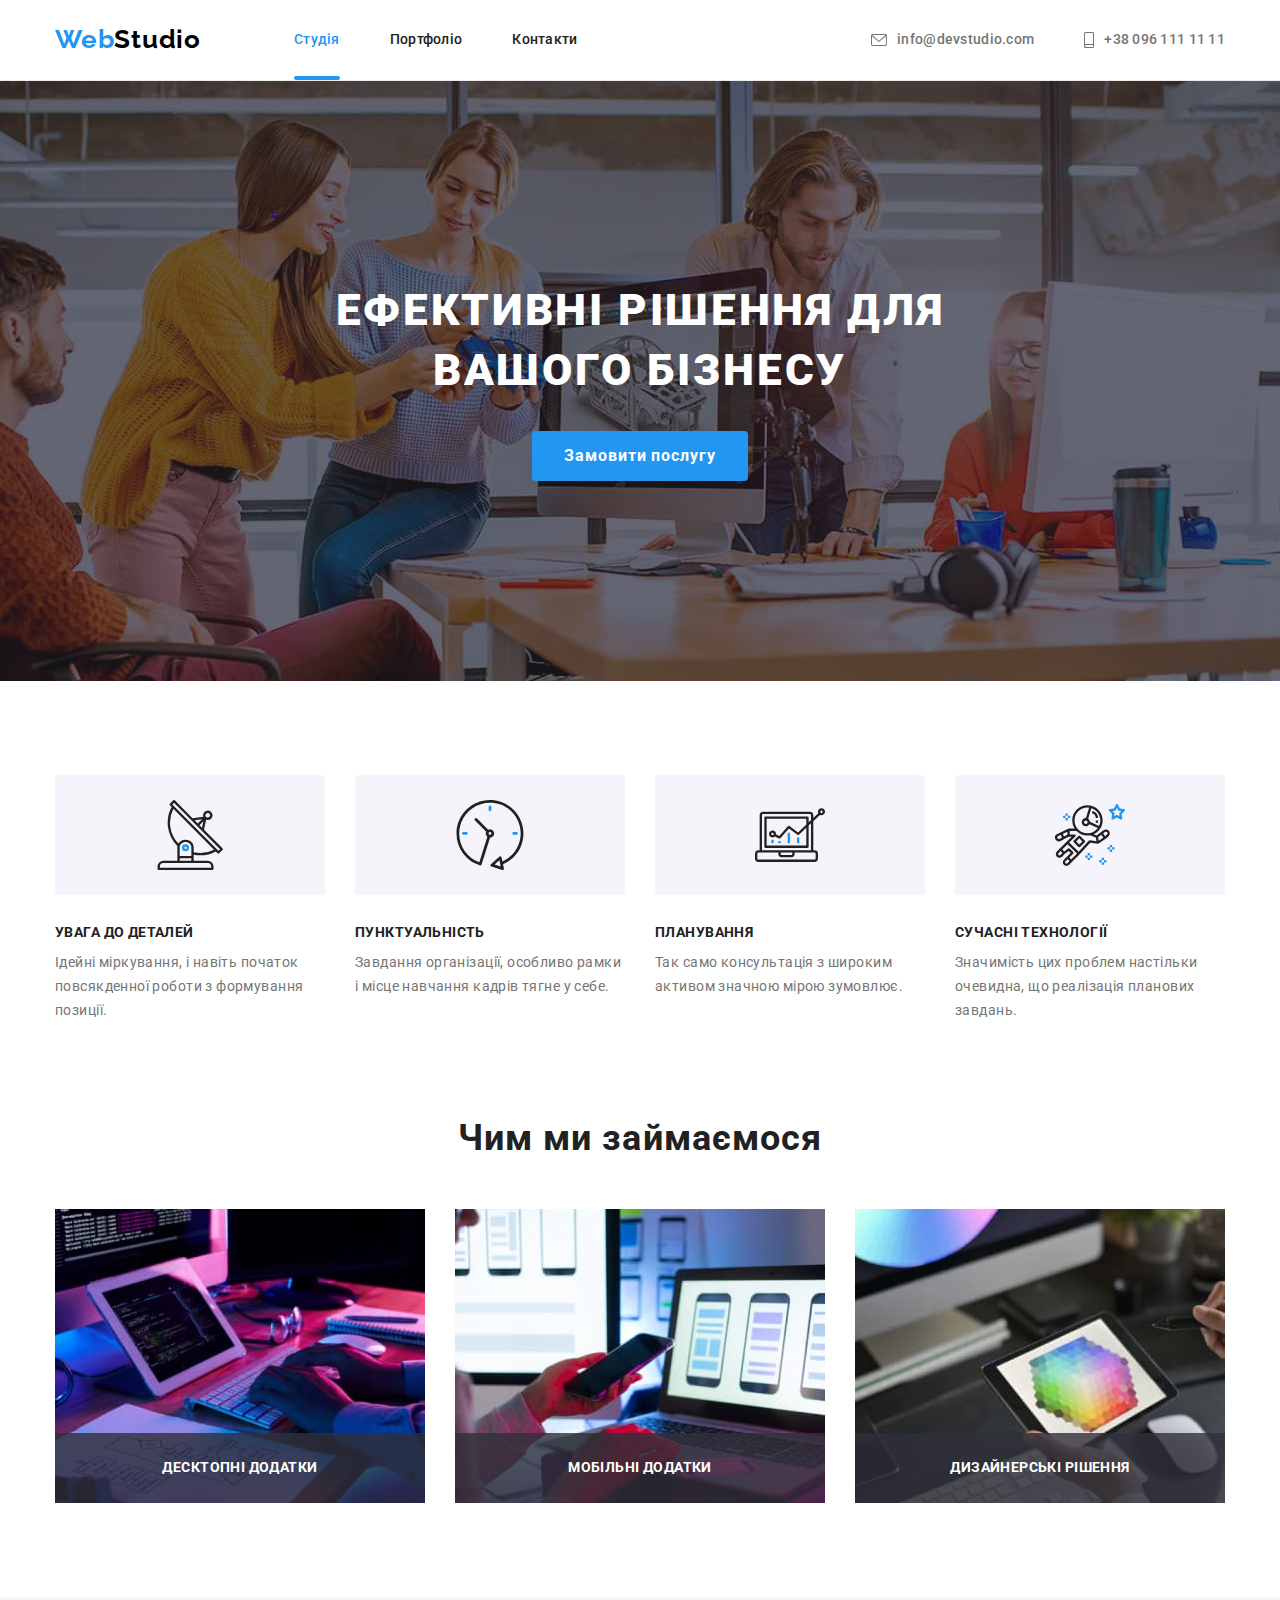
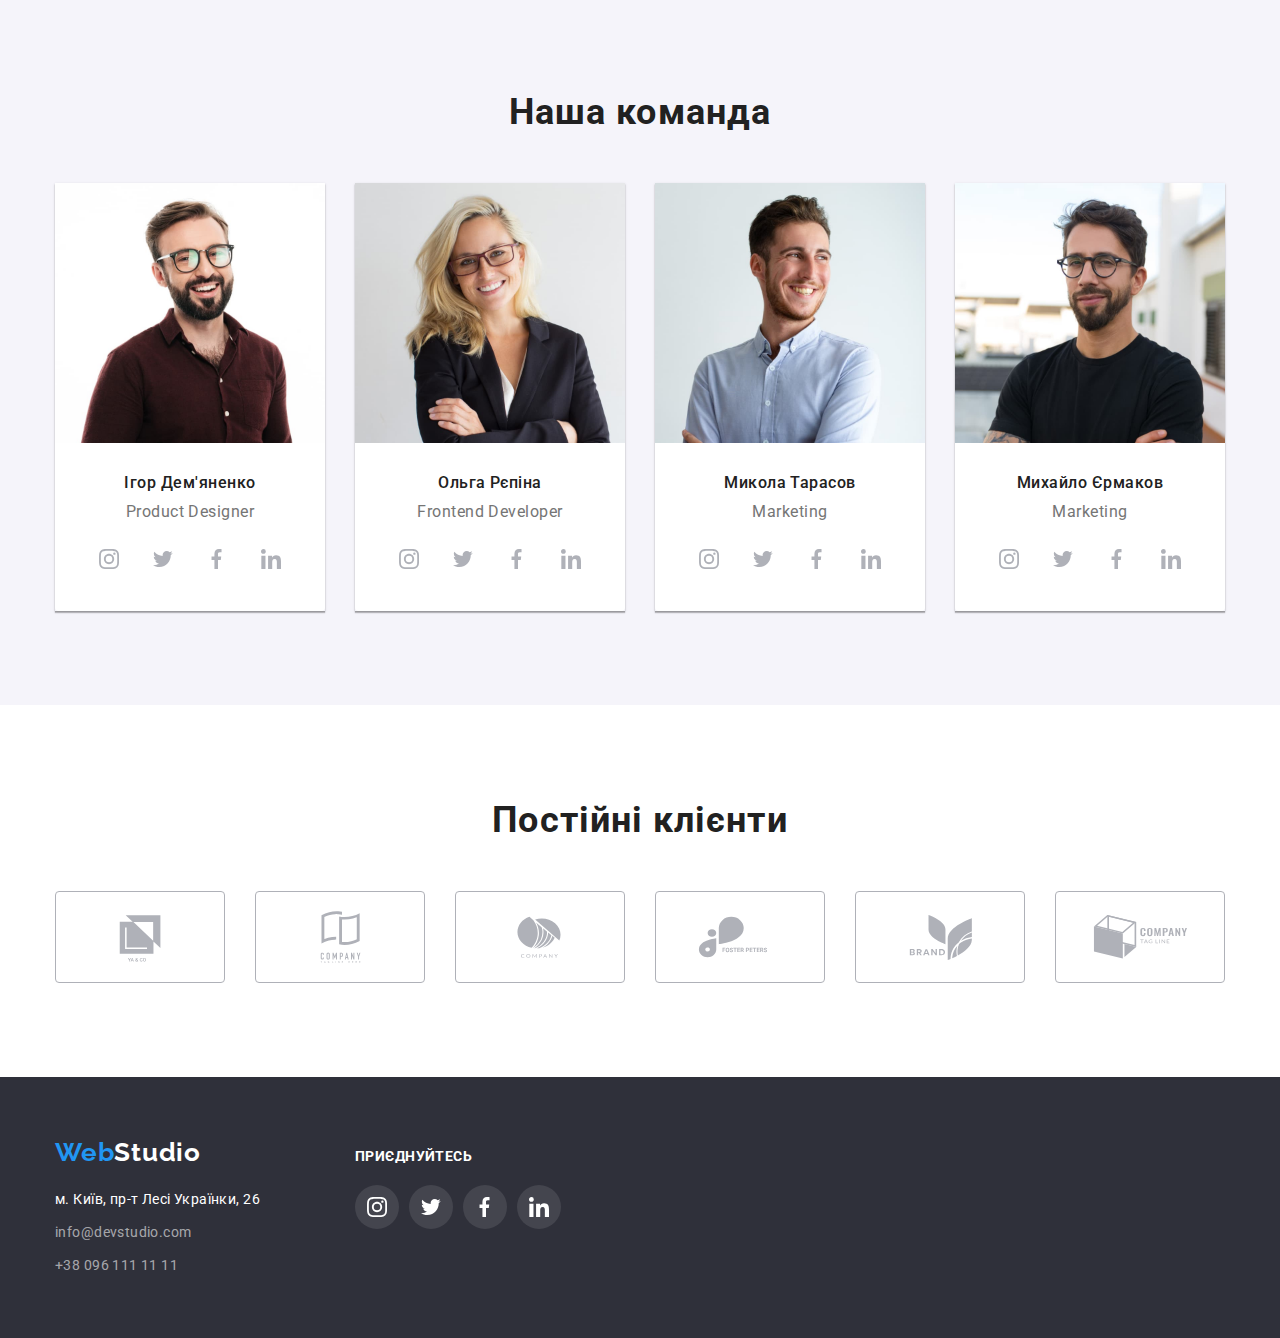
<file: index.html>
<!DOCTYPE html>
<html lang="uk">
<head>
    <meta charset="UTF-8">
    <meta http-equiv="X-UA-Compatible" content="IE=edge">
    <meta name="viewport" content="width=device-width, initial-scale=1.0">
    <link rel="preconnect" href="https://fonts.googleapis.com">
    <link rel="preconnect" href="https://fonts.gstatic.com" crossorigin>
    <link href="https://fonts.googleapis.com/css2?family=Raleway:wght@700&family=Roboto:wght@400;500;700;900&display=swap" rel="stylesheet">
    <link rel="stylesheet" href="https://cdnjs.cloudflare.com/ajax/libs/modern-normalize/1.1.0/modern-normalize.min.css" integrity="sha512-wpPYUAdjBVSE4KJnH1VR1HeZfpl1ub8YT/NKx4PuQ5NmX2tKuGu6U/JRp5y+Y8XG2tV+wKQpNHVUX03MfMFn9Q==" crossorigin="anonymous" referrerpolicy="no-referrer">
    <link rel="stylesheet" href="./css/styles.css">
    <title>WebStudio</title>
</head>
<body>
    <!--Шапка сайта-->
    <header class="header">
        <div class="container">
            <div class="header-container">
                <nav class="header-nav">
                    <a lang="en" href="/" class="logo">Web<span class="logo-header">Studio</span></a>
                    <ul class="site-nav list">
                        <li class="item"><a href="./index.html" class="link current">Студія</a></li>
                        <li class="item"><a href="./portfolio.html" class="link">Портфоліо</a></li>
                        <li class="item"><a href="#" class="link">Контакти</a></li>
                    </ul>
                </nav>
                <ul class="contacts list">
                    <li><a href="mailto:info@devstudio.com" class="mail link">
                        <svg class="icon" width="16px" height="12px">
                            <use href="./images/icons.svg#icon-envelope"></use>
                        </svg>
                        info@devstudio.com</a>
                    </li>
                    <li><a href="tel:+380961111111" class="tel link">
                        <svg class="icon" width="10px" height="16px">
                            <use href="./images/icons.svg#icon-smartphone"></use>
                        </svg>
                        +38 096 111 11 11</a>
                    </li>
                </ul>
            </div>
        </div>
    </header>
    <main>
        <!--Слоган-->
        <section class="slogan">
            <h1 class="slogan-title">Ефективні рішення для вашого бізнесу</h1>
            <button type="button" class="button btn-order" data-modal-open>Замовити послугу</button>
        </section>
        
        <!--Переваги-->
        <section class="section advantages">
            <div class="container">                 
                <h2 class="section-title visually-hidden">Наші переваги</h2>
                <ul class="advantages-list list">
                    <li class="item">
                        <div class="advantages-box">
                            <svg class="icon" width="70" height="70">
                                <use href="./images/icons.svg#icon-antenna"></use>
                            </svg>
                        </div>
                        <h3 class="title">Увага до деталей</h3>
                        <p class="text">Ідейні міркування, і навіть початок повсякденної роботи з формування позиції.</p>
                    </li>
                    <li class="item">
                        <div class="advantages-box">
                            <svg class="icon" width="70" height="70">
                                <use href="./images/icons.svg#icon-clock"></use>
                            </svg>
                        </div>
                        <h3 class="title">Пунктуальність</h3>
                        <p class="text">Завдання організації, особливо рамки і місце навчання кадрів тягне у себе.</p>
                    </li>
                    <li class="item">
                        <div class="advantages-box">
                            <svg class="icon" width="70" height="70">
                                <use href="./images/icons.svg#icon-diagram"></use>
                            </svg>
                        </div>
                        <h3 class="title">Планування</h3>
                        <p class="text">Так само консультація з широким активом значною мірою зумовлює.</p>
                    </li>
                    <li class="item">
                        <div class="advantages-box">
                            <svg class="icon" width="70" height="70">
                                <use href="./images/icons.svg#icon-astronaut"></use>
                            </svg>
                        </div>
                        <h3 class="title">Сучасні технології</h3>
                        <p class="text">Значимість цих проблем настільки очевидна, що реалізація планових завдань.</p>             
                    </li>
                </ul>
            </div>
        </section>

        <!--Чим ми займаємося-->
        <section class="section work">
            <div class="container">
                <h2 class="section-title">Чим ми займаємося</h2>
                <ul class="work-list list">
                    <li class="item item-desktop">
                        <img class="img" width="370" src="./images/printing-code-on-tablet-using-keyboard.jpg" alt="Розробник пише код на комп'ютері згідно з блок-схемою.">
                        <p class="text">Десктопні додатки</p>                      
                    </li>
                    <li class="item item-mobile">
                        <img class="img" width="370" src="./images/selection-layout-on-laptop-screen.jpg" alt="Дівчина на ноутбуці підбирає дизайн відображення контенту на смартфоні.">
                        <p class="text">Мобільні додатки</p>
                    </li>
                    <li class="item item-design">
                        <img class="img" width="370" src="./images/hexagonal-palette-ontablet-screen.jpg" alt="Дизайнер підбирає кольорову гамму на планшеті.">
                        <p class="text">Дизайнерські рішення</p>
                    </li>
                </ul>
            </div>
        </section>

        <!--Наша команда-->
        <section class="section team">
            <div class="container">
                <h2 class="section-title">Наша команда</h2>
                <ul class="team-list list">
                    <li class="item">
                        <img class="img" width="270" src="./images/ihor-demianenko.jpg" alt="Дизайнер проекту.">
                        <div class="card">
                            <h3 class="title">Ігор Дем'яненко</h3>
                            <p class="text" lang="en">Product Designer</p>
                            <div class="team-socials socials">                    
                                <ul class="socials-list list">
                                    <li class="socials-item">
                                        <a class="link" href="https://instagram.com" target="_blank" rel="noopener noreferrer nofollow">
                                            <svg class="icon" width="20px" height="20px">
                                                <use href="./images/icons.svg#icon-instagram"></use>
                                            </svg>
                                        </a>
                                    </li>
                                    <li class="socials-item">
                                        <a class="link" href="https://twitter.com/" target="_blank" rel="noopener noreferrer nofollow">
                                            <svg class="icon" width="20px" height="20px">
                                                <use href="./images/icons.svg#icon-twitter"></use>
                                            </svg>
                                        </a>
                                    </li>
                                    <li class="socials-item">
                                        <a class="link" href="https://facebook.com" target="_blank" rel="noopener noreferrer nofollow">
                                            <svg class="icon" width="20px" height="20px">
                                                <use href="./images/icons.svg#icon-facebook"></use>
                                            </svg>
                                        </a>
                                    </li>
                                    <li class="socials-item">
                                        <a class="link" href="https://linkedin.com" target="_blank" rel="noopener noreferrer nofollow">
                                            <svg class="icon" width="20px" height="20px">
                                                <use href="./images/icons.svg#icon-linkedin"></use>
                                            </svg>
                                        </a>
                                    </li>
                                </ul>
                            </div>
                        </div>
                    </li>
                    <li class="item">
                        <img class="img" width="270" src="./images/olha-riepina.jpg" alt="Фронтенд розробник.">
                        <div class="card">
                            <h3 class="title">Ольга Рєпіна</h3>
                            <p class="text" lang="en">Frontend Developer</p>
                            <div class="team-socials socials">                    
                                <ul class="socials-list list">
                                    <li class="socials-item">
                                        <a class="link" href="https://instagram.com" target="_blank" rel="noopener noreferrer nofollow">
                                            <svg class="icon" width="20px" height="20px">
                                                <use href="./images/icons.svg#icon-instagram"></use>
                                            </svg>
                                        </a>
                                    </li>
                                    <li class="socials-item">
                                        <a class="link" href="https://twitter.com/" target="_blank" rel="noopener noreferrer nofollow">
                                            <svg class="icon" width="20px" height="20px">
                                                <use href="./images/icons.svg#icon-twitter"></use>
                                            </svg>
                                        </a>
                                    </li>
                                    <li class="socials-item">
                                        <a class="link" href="https://facebook.com" target="_blank" rel="noopener noreferrer nofollow">
                                            <svg class="icon" width="20px" height="20px">
                                                <use href="./images/icons.svg#icon-facebook"></use>
                                            </svg>
                                        </a>
                                    </li>
                                    <li class="socials-item">
                                        <a class="link" href="https://linkedin.com" target="_blank" rel="noopener noreferrer nofollow">
                                            <svg class="icon" width="20px" height="20px">
                                                <use href="./images/icons.svg#icon-linkedin"></use>
                                            </svg>
                                        </a>
                                    </li>
                                </ul>
                            </div>
                        </div>        
                    </li>
                    <li class="item">
                        <img class="img" width="270" src="./images/mykola-tarasov.jpg" alt="Маркетолог.">
                        <div class="card">
                            <h3 class="title">Микола Тарасов</h3>
                            <p class="text" lang="en">Marketing</p>
                            <div class="team-socials socials">                    
                                <ul class="socials-list list">
                                    <li class="socials-item">
                                        <a class="link" href="https://instagram.com" target="_blank" rel="noopener noreferrer nofollow">
                                            <svg class="icon" width="20px" height="20px">
                                                <use href="./images/icons.svg#icon-instagram"></use>
                                            </svg>
                                        </a>
                                    </li>
                                    <li class="socials-item">
                                        <a class="link" href="https://twitter.com/" target="_blank" rel="noopener noreferrer nofollow">
                                            <svg class="icon" width="20px" height="20px">
                                                <use href="./images/icons.svg#icon-twitter"></use>
                                            </svg>
                                        </a>
                                    </li>
                                    <li class="socials-item">
                                        <a class="link" href="https://facebook.com" target="_blank" rel="noopener noreferrer nofollow">
                                            <svg class="icon" width="20px" height="20px">
                                                <use href="./images/icons.svg#icon-facebook"></use>
                                            </svg>
                                        </a>
                                    </li>
                                    <li class="socials-item">
                                        <a class="link" href="https://linkedin.com" target="_blank" rel="noopener noreferrer nofollow">
                                            <svg class="icon" width="20px" height="20px">
                                                <use href="./images/icons.svg#icon-linkedin"></use>
                                            </svg>
                                        </a>
                                    </li>
                                </ul>
                            </div>
                        </div>
                    </li>
                    <li class="item">
                        <img class="img" width="270" src="./images/mykhailo-yermakov.jpg" alt="Маркетолог.">
                        <div class="card">
                            <h3 class="title">Михайло Єрмаков</h3>
                            <p class="text" lang="en">Marketing</p>
                            <div class="team-socials socials">                    
                                <ul class="socials-list list">
                                    <li class="socials-item">
                                        <a class="link" href="https://instagram.com" target="_blank" rel="noopener noreferrer nofollow">
                                            <svg class="icon" width="20px" height="20px">
                                                <use href="./images/icons.svg#icon-instagram"></use>
                                            </svg>
                                        </a>
                                    </li>
                                    <li class="socials-item">
                                        <a class="link" href="https://twitter.com/" target="_blank" rel="noopener noreferrer nofollow">
                                            <svg class="icon" width="20px" height="20px">
                                                <use href="./images/icons.svg#icon-twitter"></use>
                                            </svg>
                                        </a>
                                    </li>
                                    <li class="socials-item">
                                        <a class="link" href="https://facebook.com" target="_blank" rel="noopener noreferrer nofollow">
                                            <svg class="icon" width="20px" height="20px">
                                                <use href="./images/icons.svg#icon-facebook"></use>
                                            </svg>
                                        </a>
                                    </li>
                                    <li class="socials-item">
                                        <a class="link" href="https://linkedin.com" target="_blank" rel="noopener noreferrer nofollow">
                                            <svg class="icon" width="20px" height="20px">
                                                <use href="./images/icons.svg#icon-linkedin"></use>
                                            </svg>
                                        </a>
                                    </li>
                                </ul>
                            </div>
                        </div>
                    </li>
                </ul>
            </div>
        </section>

        <!--Постійні клієнти-->
        <section class="section clients">
            <div class="container">
                <h2 class="section-title">Постійні клієнти</h2>
                <ul class="clients-list list">
                    <li class="item">
                        <a class="clients-link link" href="#" target="_blank" rel="noopener noreferrer nofollow">
                            <svg class="clients-icon">
                                <use href="./images/icons.svg#icon-client-1"></use>
                            </svg>
                        </a>
                    </li>
                    <li class="item">
                        <a class="clients-link link" href="#" target="_blank" rel="noopener noreferrer nofollow">
                            <svg class="clients-icon">
                                <use href="./images/icons.svg#icon-client-2"></use>
                            </svg>
                        </a>
                    </li>
                    <li class="item">
                        <a class="clients-link link" href="#" target="_blank" rel="noopener noreferrer nofollow">
                            <svg class="clients-icon">
                                <use href="./images/icons.svg#icon-client-3"></use>
                            </svg>
                        </a>
                    </li>
                    <li class="item">
                        <a class="clients-link link" href="#" target="_blank" rel="noopener noreferrer nofollow">
                            <svg class="clients-icon">
                                <use href="./images/icons.svg#icon-client-4"></use>
                            </svg>
                        </a>
                    </li>
                    <li class="item">
                        <a class="clients-link link" href="#" target="_blank" rel="noopener noreferrer nofollow">
                            <svg class="clients-icon">
                                <use href="./images/icons.svg#icon-client-5"></use>
                            </svg>
                        </a>
                    </li>
                    <li class="item">
                        <a class="clients-link link" href="#" target="_blank" rel="noopener noreferrer nofollow">
                            <svg class="clients-icon">
                                <use href="./images/icons.svg#icon-client-6"></use>
                            </svg>
                        </a>
                    </li>
                </ul>
            </div>
        </section>       
    </main>
    <!--Підвал сайту-->
    <footer class="footer">
        <div class="container">
            <div class="footer-box">
                <div>
                    <a lang="en" href="/" class="logo">Web<span class="logo-footer">Studio</span></a>
                    <address class="address">
                        <ul class="list">
                            <li>
                                <a class="location link" href="https://goo.gl/maps/CPtrU1FHBa2aNyZL9" target="_blank" rel="noopener noreferrer nofollow">м. Київ, пр-т Лесі Українки, 26</a>
                            </li>
                            <li>
                                <a class="mail link" href="mailto:info@devstudio.com">info@devstudio.com</a>
                            </li>
                            <li>
                                <a class="tel link" href="tel:+380961111111">+38 096 111 11 11</a>
                            </li>
                        </ul>
                    </address>
                </div>
                <div class="footer-socials socials">
                    <h3 class="title">Приєднуйтесь</h3>
                    <ul class="socials-list list">
                        <li class="socials-item">
                            <a class="link" href="https://instagram.com" target="_blank" rel="noopener noreferrer nofollow">
                                <svg class="icon" width="20px" height="20px">
                                    <use href="./images/icons.svg#icon-instagram"></use>
                                </svg>
                            </a>
                        </li>
                        <li class="socials-item">
                                <a class="link" href="https://twitter.com/" target="_blank" rel="noopener noreferrer nofollow">
                                <svg class="icon" width="20px" height="20px">
                                    <use href="./images/icons.svg#icon-twitter"></use>
                                </svg>
                            </a>
                        </li>
                        <li class="socials-item">
                            <a class="link" href="https://facebook.com" target="_blank" rel="noopener noreferrer nofollow">
                                <svg class="icon" width="20px" height="20px">
                                    <use href="./images/icons.svg#icon-facebook"></use>
                                </svg>
                            </a>
                        </li>
                        <li class="socials-item">
                            <a class="link" href="https://linkedin.com" target="_blank" rel="noopener noreferrer nofollow">
                                <svg class="icon" width="20px" height="20px">
                                    <use href="./images/icons.svg#icon-linkedin"></use>
                                </svg>
                            </a>
                        </li>
                    </ul>
                </div>
            </div>
        </div>
    </footer>

    <div class="backdrop is-hidden" data-modal>
        <div class="modal">
            <div class="box-close">
                <button class="modal-button button" type="button" data-modal-close>
                    <svg class="icon icon-close" width="18px" height="18px" >
                        <use href="./images/icons.svg#icon-close"></use>
                    </svg>
                </button>
            </div>
            <h2>Залиште свої дані, ми вам передзвонимо</h2>
        </div>
    </div>
    <script src="./js/modal.js"></script>
</body>
</html>
</file>
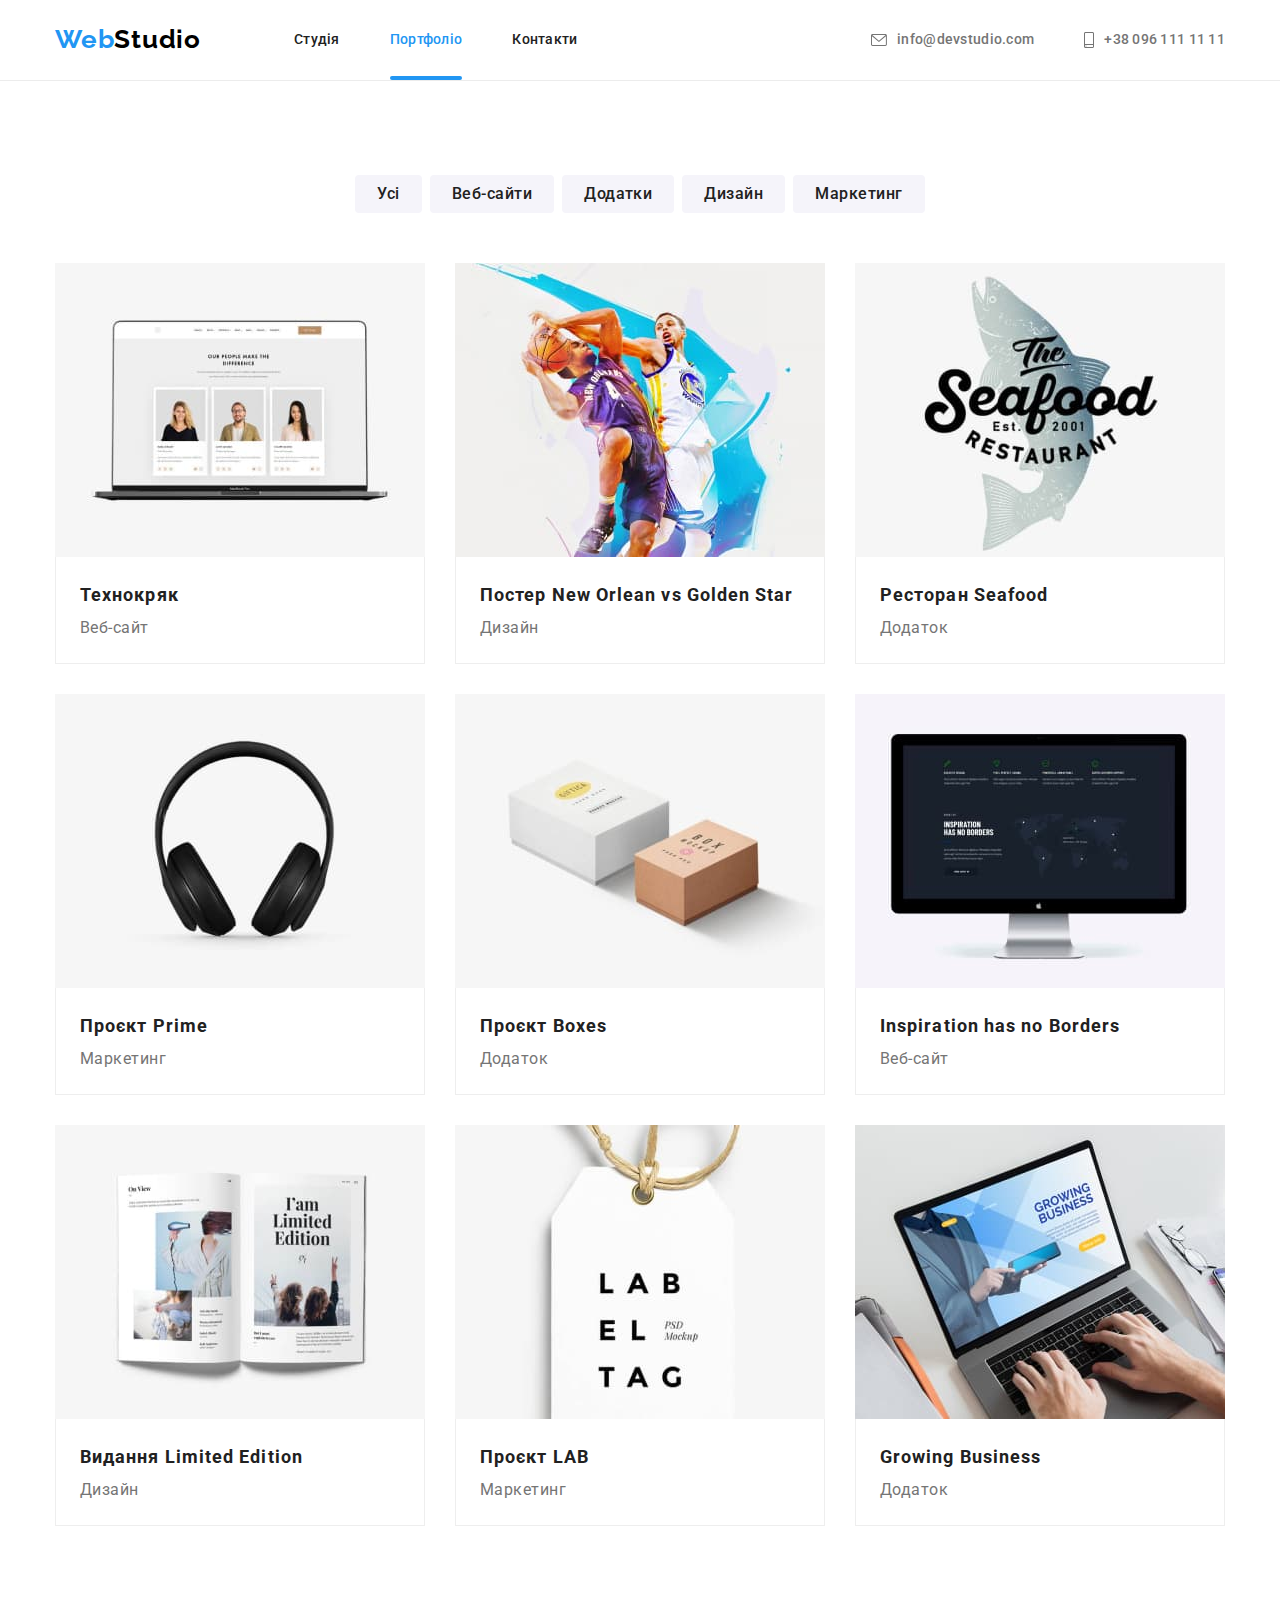
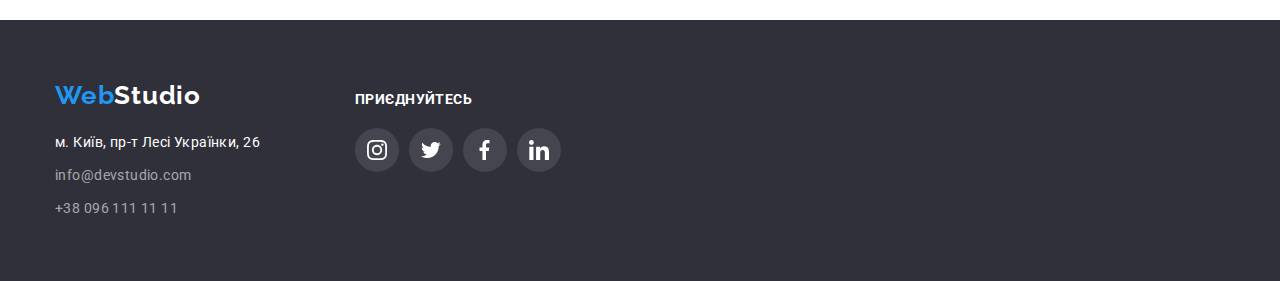
<file: portfolio.html>
<!DOCTYPE html>
<html lang="uk">
<head>
    <meta charset="UTF-8">
    <meta http-equiv="X-UA-Compatible" content="IE=edge">
    <meta name="viewport" content="width=device-width, initial-scale=1.0">
    <link rel="preconnect" href="https://fonts.googleapis.com">
    <link rel="preconnect" href="https://fonts.gstatic.com" crossorigin>
    <link href="https://fonts.googleapis.com/css2?family=Raleway:wght@700&family=Roboto:wght@400;500;700;900&display=swap" rel="stylesheet">
    <link rel="stylesheet" href="https://cdnjs.cloudflare.com/ajax/libs/modern-normalize/1.1.0/modern-normalize.min.css" integrity="sha512-wpPYUAdjBVSE4KJnH1VR1HeZfpl1ub8YT/NKx4PuQ5NmX2tKuGu6U/JRp5y+Y8XG2tV+wKQpNHVUX03MfMFn9Q==" crossorigin="anonymous" referrerpolicy="no-referrer">
    <link rel="stylesheet" href="./css/styles.css">
    <title>Portfolio</title>
</head>
<body>
    <!--Шапка сайта-->
    <header class="header">
        <div class="container">
            <div class="header-container">
                <nav class="header-nav">
                    <a lang="en" href="/" class="logo">Web<span class="logo-header">Studio</span></a>
                    <ul class="site-nav list">
                        <li class="item"><a href="./index.html" class="link">Студія</a></li>
                        <li class="item"><a href="./portfolio.html" class="link current">Портфоліо</a></li>
                        <li class="item"><a href="#" class="link">Контакти</a></li>
                    </ul>
                </nav>
                <ul class="contacts list">
                    <li><a href="mailto:info@devstudio.com" class="mail link">
                        <svg class="icon" width="16px" height="12px">
                            <use href="./images/icons.svg#icon-envelope"></use>
                        </svg>
                        info@devstudio.com</a>
                    </li>
                    <li><a href="tel:+380961111111" class="tel link">
                        <svg class="icon" width="10px" height="16px">
                            <use href="./images/icons.svg#icon-smartphone"></use>
                        </svg>
                        +38 096 111 11 11</a>
                    </li>
                </ul>
            </div>
        </div>
    </header>
    <main>
        <section class="projects section">
            <div class="container">
                <h1 class="visually-hidden">Проєкти</h1>
            <!--Фільтри до проєктів-->
                <ul class="filter-list list">
                    <li><button type="button" class="btn-filter">Усі</button></li>
                    <li><button type="button" class="btn-filter">Веб-сайти</button></li>
                    <li><button type="button" class="btn-filter">Додатки</button></li>
                    <li><button type="button" class="btn-filter">Дизайн</button></li>
                    <li><button type="button" class="btn-filter">Маркетинг</button></li>
                </ul>

            <!--Проєкти-->
                <ul class="projects-list list">
                    <li class="projects-card">
                        <a href="#" class="link">
                            <div class="box-overlay">
                                <img class="img" width="370" src="./images/tekhnokriak.jpg" alt="Ноутбук з веб-сторінкою сайту на екрані.">
                                <p class="card-overlay">Ресурс пропонує комплексні пропозиції з різним рівнем функціоналу та сервісів. Все це дозволить відвідувачу отримати вичерпні відомості про компанію чи приватну особу.</p>
                            </div>
                            <div class="caption">
                                <h2 class="title">Технокряк</h2>
                                <p class="type">Веб-сайт</p>
                            </div>                            
                        </a>  
                    </li>
                    <li class="projects-card">
                        <a href="#" class="link">
                            <div class="box-overlay">
                                <img class="img" width="370" src="./images/poster-new-orlean-vs-golden-star.jpg" alt="Два баскетболіста борються за м'яч.">
                                <p class="card-overlay">Lorem ipsum dolor sit amet consectetur adipisicing elit. Similique aliquam quae provident earum exercitationem amet ab reprehenderit, minima ullam, quia ipsum iste velit tenetur eaque. Adipisci eaque expedita odit cum!</p>
                            </div>
                        <div class="caption">
                            <h2 class="title">Постер <span lang="en">New Orlean vs Golden Star</span></h2>
                            <p class="type">Дизайн</p>
                        </div>
                        </a>
                    </li>
                    <li class="projects-card">
                        <a href="#" class="link">
                            <div class="box-overlay">
                                <img class="img" width="370" src="./images/restoran-seafood.jpg" alt="На фоні риби напис The Seafood est.2001 restaurant.">
                                <p class="card-overlay">Lorem ipsum dolor sit amet consectetur adipisicing elit. Similique aliquam quae provident earum exercitationem amet ab reprehenderit, minima ullam, quia ipsum iste velit tenetur eaque. Adipisci eaque expedita odit cum!</p>
                            </div>
                            <div class="caption">
                                <h2 class="title">Ресторан <span lang="en">Seafood</span></h2>  
                                <p class="type">Додаток</p>
                            </div>            
                        </a>
                    </li>
                    <li class="projects-card">
                        <a href="#" class="link">
                            <div class="box-overlay">
                                <img class="img" width="370" src="./images/proekt-prime.jpg" alt="Великі накладні чорні навушники на білому фоні.">
                                <p class="card-overlay">Lorem ipsum dolor sit amet consectetur adipisicing elit. Similique aliquam quae provident earum exercitationem amet ab reprehenderit, minima ullam, quia ipsum iste velit tenetur eaque. Adipisci eaque expedita odit cum!</p>
                            </div>
                            <div class="caption">
                                <h2 class="title">Проєкт <span lang="en">Prime</span></h2>
                                <p class="type">Маркетинг</p>
                            </div>
                        </a>
                    </li>
                    <li class="projects-card">
                        <a href="#" class="link">
                            <div class="box-overlay">
                                <img class="img" width="370" src="./images/proekt-boxes.jpg" alt="Дві коробочки білого та світло-коричньового кольорівю.">
                                <p class="card-overlay">Lorem ipsum dolor sit amet consectetur adipisicing elit. Similique aliquam quae provident earum exercitationem amet ab reprehenderit, minima ullam, quia ipsum iste velit tenetur eaque. Adipisci eaque expedita odit cum!</p>
                            </div>
                            <div class="caption">
                                <h2 class="title">Проєкт <span lang="en">Boxes</span></h2>
                                <p class="type">Додаток</p>
                            </div>   
                        </a>
                    </li>
                    <li class="projects-card">
                        <a href="#" class="link">
                            <div class="box-overlay">
                                <img class="img" width="370" src="./images/inspiration-has-no-borders.jpg" alt="Моноблок Apple iMac, на екрані якого сайт з великим написом Inspiration has no Borders">
                                <p class="card-overlay">Lorem ipsum dolor sit amet consectetur adipisicing elit. Similique aliquam quae provident earum exercitationem amet ab reprehenderit, minima ullam, quia ipsum iste velit tenetur eaque. Adipisci eaque expedita odit cum!</p>
                            </div>
                            <div class="caption">
                                <h2 class="title"><span lang="en">Inspiration has no Borders</span></h2>
                                <p class="type">Веб-сайт</p>
                            </div>
                        </a>
                    </li>
                    <li class="projects-card">
                        <a href="#" class="link">
                            <div class="box-overlay">
                                <img class="img" width="370" src="./images/vydannia-limited-edition.jpg" alt="Журнал, розкритий на сторінці зі слоганом I'm Limited Edition ">
                                <p class="card-overlay">Lorem ipsum dolor sit amet consectetur adipisicing elit. Similique aliquam quae provident earum exercitationem amet ab reprehenderit, minima ullam, quia ipsum iste velit tenetur eaque. Adipisci eaque expedita odit cum!</p>
                            </div>
                            <div class="caption">
                                <h2 class="title">Видання <span lang="en">Limited Edition</span></h2>
                                <p class="type">Дизайн</p>
                            </div>
                        </a>
                    </li>
                    <li class="projects-card">
                        <a href="#" class="link">
                            <div class="box-overlay">
                                <img class="img" width="370" src="./images/proekt-lab.jpg" alt="Біла бирка на мотузці з написом LABEL TAG PSD Mockup">
                                <p class="card-overlay">Lorem ipsum dolor sit amet consectetur adipisicing elit. Similique aliquam quae provident earum exercitationem amet ab reprehenderit, minima ullam, quia ipsum iste velit tenetur eaque. Adipisci eaque expedita odit cum!</p>
                            </div>
                            <div class="caption">
                                <h2 class="title">Проєкт <span lang="en">LAB</span></h2>
                                <p class="type">Маркетинг</p>
                            </div>
                        </a>
                    </li>
                    <li class="projects-card">
                        <a href="#" class="link">
                            <div class="box-overlay">
                                <img class="img" width="370" src="./images/growing-business.jpg" alt="Ноутбук з відкритою веб-сторінкою з написом GROWING BUSINESS">
                                <p class="card-overlay">Lorem ipsum dolor sit amet consectetur adipisicing elit. Similique aliquam quae provident earum exercitationem amet ab reprehenderit, minima ullam, quia ipsum iste velit tenetur eaque. Adipisci eaque expedita odit cum!</p>
                            </div>
                            <div class="caption">
                                <h2 class="title"><span lang="en">Growing Business</span></h2>
                                <p class="type">Додаток</p>
                            </div>
                        </a>
                    </li>
                </ul>
            </div>
        </section>
    </main>
    <!--Підвал сайту-->
    <footer class="footer">
        <div class="container">
            <div class="footer-box">
                <div>
                    <a lang="en" href="/" class="logo">Web<span class="logo-footer">Studio</span></a>
                    <address class="address">
                        <ul class="list">
                            <li>
                                <a class="location link" href="https://goo.gl/maps/CPtrU1FHBa2aNyZL9" target="_blank" rel="noopener noreferrer nofollow">м. Київ, пр-т Лесі Українки, 26</a>
                            </li>
                            <li>
                                <a class="mail link" href="mailto:info@devstudio.com">info@devstudio.com</a>
                            </li>
                            <li>
                                <a class="tel link" href="tel:+380961111111">+38 096 111 11 11</a>
                            </li>
                        </ul>
                    </address>
                </div>
                <div class="footer-socials socials">
                    <h3 class="title">Приєднуйтесь</h3>
                    <ul class="socials-list list">
                        <li class="socials-item">
                            <a class="link" href="https://instagram.com" target="_blank" rel="noopener noreferrer nofollow">
                                <svg class="icon" width="20px" height="20px">
                                    <use href="./images/icons.svg#icon-instagram"></use>
                                </svg>
                            </a>
                        </li>
                        <li class="socials-item">
                            <a class="link" href="https://twitter.com/" target="_blank" rel="noopener noreferrer nofollow">
                                <svg class="icon" width="20px" height="20px">
                                    <use href="./images/icons.svg#icon-twitter"></use>
                                </svg>
                            </a>
                        </li>
                        <li class="socials-item">
                            <a class="link" href="https://facebook.com" target="_blank" rel="noopener noreferrer nofollow">
                                <svg class="icon" width="20px" height="20px">
                                    <use href="./images/icons.svg#icon-facebook"></use>
                                </svg>
                            </a>
                        </li>
                        <li class="socials-item">
                            <a class="link" href="https://linkedin.com" target="_blank" rel="noopener noreferrer nofollow">
                                <svg class="icon" width="20px" height="20px">
                                    <use href="./images/icons.svg#icon-linkedin"></use>
                                </svg>
                            </a>
                        </li>
                    </ul>
                </div>
            </div>
        </div>
    </footer>
</body>
</html>
</file>
<file: css/styles.css>
:root {
    --main-background-color: #FFFFFF;
    --secondary-background-color: #2F303A;
    --primary-text-color: #757575;
    --secondary-text-color: #212121;    
    --accent-color: #2196F3;
    --logo-header: #000000;
    --logo-footer: #FFFFFF;
    --header-line-border-color: #ECECEC;
    --slogan-text-color: #FFFFFF;
    --advantages-box-background-color: #F5F4FA;
    --work-text-color: #FFFFFF;
    --team-background-color: #F5F4FA;
    --team-icon-fill: #AFB1B8;
    --team-accent-icon-fill: #FFFFFF;
    --clients-icon-fill: #AFB1B8;
    --clients-border-color: #AFB1B8;
    --btn-accent-text-color: #FFFFFF;
    --btn-filter-bcg-color: #F5F4FA;
    --btn-filter-border-color: transparent;    
    --project-caption-border-color: #EEEEEE;
    --project-overlay-text-color: #FFFFFF;
    --project-overlay-background-color: rgba(33, 150, 243, 0.9);
    --footer-text-color: #FFFFFF96;
    --location-text-color: #FFFFFF;
    --footer-socials-text-color: #FFFFFF;
    --footer-icon-fill: #FFFFFF;
    --footer-icon-bcg-color: rgba(255, 255, 255, 0.1);
    --modal-icon-fill: #000000;
    --modal-icon-border-color: rgba(0, 0, 0, 0.1);
}

html {
    box-sizing: border-box;
}

*,
*::before,
*::after {
    box-sizing: inherit;
}

body {
    margin: 0;

    background-color: var(--main-background-color);
    color: var(--primary-text-color);

    font-family: 'Roboto', sans-serif;
    font-size: 14px;

}

/* Styles reset*/

h1,
h2,
h3,
h4,
h5,
h6,
p {
    margin: 0;
}

.button { 
    padding: 0;
    border: 0;
}

.list {
    margin-top: 0;
    margin-bottom: 0;
    padding-left: 0;

    list-style: none;
}

.link {
    text-decoration: none;
    font-style: none;
}

.visually-hidden {
    position: absolute;
    white-space: nowrap;
    width: 1px;
    height: 1px;
    overflow: hidden;
    border: 0;
    padding: 0;
    clip: rect(0, 0, 0, 0);
    clip-path: inset(50%);
    margin: -1px;
}

/* Container*/

.container {
    margin-left: auto;
    margin-right: auto;
    padding-left: 15px;
    padding-right: 15px;

    width: 1200px;
}

/*Header*/

.header {
    margin-left: auto;
    margin-right: auto;

    border-bottom: 1px solid var(--header-line-border-color);
}

.header-container {
    display: flex;
    justify-content: space-between;
    align-items: center;
}

.header-nav {
    display: flex;    
    align-items: center;
    gap: 93px;
}

/* Logo */

.header .logo {
    display: inline-block;
    padding-top: 24px;
    padding-bottom: 25px;
}

.logo {
    color: var(--accent-color);

    font-family: 'Raleway', sans-serif;
    text-decoration: none;
    font-weight: 700;
    font-size: 26px;
    line-height: 1.19;
    letter-spacing: 0.03em;
}

.logo-header {   
    color: var(--logo-header);
}

/* Site nav */

.site-nav {
    display: flex;
    align-items: center;
    gap: 50px;

    font-weight: 500;
    line-height: 1.14;
    letter-spacing: 0.02em;
}

.site-nav .link {
    display: inline-block;
    padding-top: 32px;
    padding-bottom: 32px;
    
    color: var(--secondary-text-color);

    transition-property: color;
    transition-duration: 250ms;
    transition-timing-function: cubic-bezier(0.4, 0, 0.2, 1);
}

.site-nav .link:hover,
.site-nav .link:focus {
    color: var(--accent-color);
}

.site-nav .current {
    position: relative;
    color: var(--accent-color);
}

.site-nav .current::after {
    display: inline-block;
    position: absolute;
    left: 0;
    bottom: 0;
    content: '';
    width: 100%;
    height: 4px;
    border-radius: 2px;

    background-color: var(--accent-color);
}

/* Contacts */

.contacts {
    display: flex;
    gap: 50px;
    
    font-weight: 500;
    line-height: 1.14;
    letter-spacing: 0.02em;
}

.contacts .link {
    display: flex;
    gap: 10px;
    align-items: center;
    padding-top: 32px;
    padding-bottom: 32px;

    color: var(--primary-text-color);    

    transition-property: color;
    transition-duration: 250ms;
    transition-timing-function: cubic-bezier(0.4, 0, 0.2, 1);
}

.contacts .link:hover,
.contacts .link:focus {
    color: var(--accent-color);    
}

.contacts .icon {
    fill: currentColor;
}


/* Main */

.slogan {
    max-width: 1600px;
    height: 600px;
    padding-top: 200px;
    padding-bottom: 200px;
    margin-left: auto;
    margin-right: auto;
    
    background-color: var(--secondary-background-color);
    background-image: linear-gradient(rgba(47, 48, 58, 0.4), rgba(47, 48, 58, 0.4)), url(../images/background-slogan.jpg);
    background-size: cover;
    background-position: center;

    text-align: center;
}

.slogan-title {     
    margin-bottom: 30px;
    margin-left: auto;
    margin-right: auto;      

    color: var(--slogan-text-color);

    max-width: 696px;
    font-weight: 900;
    font-size: 44px;
    line-height: 1.36;
    letter-spacing: 0.06em;
    text-transform: uppercase;
}

.btn-order {
    display: inline-block;
    margin-left: auto;
    margin-right: auto;    
    padding: 10px 32px;
    border-radius: 4px;

    background-color: var(--accent-color);
    color: var(--btn-accent-text-color);
    border-color: var(--accent-color);

    border-width: 0px;
    font-family: inherit;
    font-weight: 700;
    font-size: 16px;
    line-height: 1.88;
    letter-spacing: 0.06em;

    cursor: pointer;
}

    /* Section */

.section {
    margin-left: auto;
    margin-right: auto;
    padding-top: 94px;
    padding-bottom: 94px;
}

.section-title {
    color: var(--secondary-text-color);

    font-size: 36px;
    line-height: 1.17;
    text-align: center;
    letter-spacing: 0.03em;
}

        /*Work*/

.section.work {
    padding-top: 0;
}

.work-list {
    display: flex;
    justify-content: space-between;
}

.work .item {
    position: relative;

    width: 370px;
    height: 294px;
}

.work .img {
    display: block;

    max-width: 100%;
    height: auto;
}

.item-desktop > .text {
    display: flex;
    justify-content: center;
    align-items: center;

    position: absolute;
    left: 0;
    bottom: 0;
    width: 100%;
    height: 70px;

    background: rgba(47, 48, 58, 0.8);
    color: var(--work-text-color);

    font-weight: 700;
    line-height: 1.14;
    letter-spacing: 0.03em;
    text-transform: uppercase;
}

.item-mobile > .text {
    display: flex;
    justify-content: center;
    align-items: center;
    
    position: absolute;
    left: 0;
    bottom: 0;
    width: 100%;
    height: 70px;

    background: rgba(47, 48, 58, 0.8);
    color: var(--work-text-color);

    font-weight: 700;
    line-height: 1.14;
    letter-spacing: 0.03em;
    text-transform: uppercase;
}

.item-design > .text {
    display: flex;
    justify-content: center;
    align-items: center;
    
    position: absolute;
    left: 0;
    bottom: 0;
    width: 100%;
    height: 70px;

    background: rgba(47, 48, 58, 0.8);
    color: var(--work-text-color);

    font-weight: 700;
    line-height: 1.14;
    letter-spacing: 0.03em;
    text-transform: uppercase;
}

        /* Advantages */

.advantages-list {
    display: flex;
    justify-content: space-between;
}

.advantages .item {
    max-width: 270px;
}

.advantages-box {
    display: flex;
    align-items: center;
    justify-content: center;
    
    width: 270px;
    height: 120px;
    margin-bottom: 30px;
    border-radius: 4px;

    background-color: var(--advantages-box-background-color);
}

.advantages .title {
    margin-bottom: 10px;

    color: var(--secondary-text-color);

    font-size: 14px;
    line-height: 1.14;
    text-transform: uppercase;
    letter-spacing: 0.03em;
}

.advantages .text {   
    font-weight: 400;
    line-height: 1.71;
    letter-spacing: 0.03em;
}

        /*Our Work*/

.work {
    margin-top: 0px;
}

.work .section-title {
    margin-bottom: 50px;
}
        /* Team */

.team {
    padding-top: 94px;
    padding-bottom: 94px;

    background-color: var(--team-background-color);
}

.team .section-title {
    margin-bottom: 50px;
}

.team-list {
    display: flex;
    justify-content: space-between;


    text-align: center;
}

.team .item {
    box-shadow: 0px 1px 3px rgba(0, 0, 0, 0.12), 0px 1px 1px rgba(0, 0, 0, 0.14), 0px 2px 1px rgba(0, 0, 0, 0.2);
}


.team .card {
    padding-top: 30px;
    padding-bottom: 30px;
    width: 270px;

    background-color: var(--main-background-color);

    border-radius: 0px 0px 4px 4px;
}

.team .title {
    margin-bottom: 10px;

    color: var(--secondary-text-color);

    font-weight: 500;
    font-size: 16px;
    line-height: 1.19; 
    text-align: center;
    letter-spacing: 0.03em;
}

.team .text { 
    font-weight: 400;
    font-size: 16px;
    line-height: 1.19;
    text-align: center;
    letter-spacing: 0.03em;
    margin-bottom: 16px; 
}

.team .img {
    display: block;

    max-width: 100%;
    height: auto;
}

        /* Clients */

.clients .section-title {
    margin-bottom: 50px;
}

.clients-list {
    display: flex;
    justify-content: space-between;
}

.clients .item {
    width: 170px;
    height: 92px;
}

.clients-link {
    display: block; 
    width: 100%;
    height: 100%;
    padding: 16px 32px;

    border: 1px solid var(--clients-border-color);
    border-radius: 4px;

    transition-property: border-color;
    transition-duration: 250ms;
    transition-timing-function: cubic-bezier(0.4, 0, 0.2, 1);
}

.clients-link:hover,
.clients-link:focus {
    border-color: var(--accent-color);
}

.clients-icon {
    display: block;
    width: 106px;
    height: 60px;
        
    fill: var(--clients-icon-fill);

    transition-property: fill;
    transition-duration: 250ms;
    transition-timing-function: cubic-bezier(0.4, 0, 0.2, 1);
}

.clients-link:hover .clients-icon,
.clients-link:focus .clients-icon {
    fill: var(--accent-color);    
}


        /* Portfolio - Filter */

.btn-filter {
    padding: 6px 22px;
    border-radius: 4px;

    background-color: var(--btn-filter-bcg-color);
    color: var(--secondary-text-color);
    border-color: var(--btn-filter-border-color);

    font-family: inherit;    
    font-weight: 500;
    font-size: 16px;
    line-height: 1.62;    
    letter-spacing: inherit;
    letter-spacing: 0.03em;

    cursor: pointer;

    border: none;

    transition-property: color, background-color, box-shadow;
    transition-duration: 250ms;
    transition-timing-function: cubic-bezier(0.4, 0, 0.2, 1);
}

.btn-filter:hover,
.btn-filter:focus,
.btn-filter:active {
    background-color: var(--accent-color);
    color: var(--btn-accent-text-color);
    border-color: var(--btn-filter-border-color);

    box-shadow: 0px 3px 1px rgba(0, 0, 0, 0.1), 0px 1px 2px rgba(0, 0, 0, 0.08), 0px 2px 2px rgba(0, 0, 0, 0.12);
    
    border: none;
}


        /*Filter Portfolio*/

.filter-list {
    display: flex;
    justify-content: center;
    gap:  8px;

    margin-bottom: 50px;
}

        /*Projects Portfolio*/

.projects-list {
    display: flex;
    flex-wrap: wrap;
    gap: 30px;
}

.projects-list .projects-card {
    flex-basis: calc((100% - 2*30px) / 3);
}

.projects .title {
    color: var(--secondary-text-color);

    font-size: 18px;
    line-height: 2;    
    letter-spacing: 0.06em;
}

.projects .type {
    color: var(--primary-text-color);

    font-weight: 400;
    font-size: 16px;
    line-height: 1.88;
    letter-spacing: 0.03em;
}

.projects .caption {
    padding: 20px 24px;

    width: 370px;
    border-left: 1px solid var(--project-caption-border-color);
    border-right: 1px solid var(--project-caption-border-color);
    border-bottom: 1px solid var(--project-caption-border-color);
}

.projects-card .link{ 
    display: block;

    transition-property: box-shadow;
    transition-duration: 250ms;
    transition-timing-function: cubic-bezier(0.4, 0, 0.2, 1);    
}

.projects-card .link:hover,
.projects-card .link:focus {
    box-shadow: 0px 1px 1px rgba(0, 0, 0, 0.12), 0px 4px 4px rgba(0, 0, 0, 0.06), 1px 4px 6px rgba(0, 0, 0, 0.16);
}

.projects-card .img {
    display: block;
    
    max-width: 100%;
    height: auto;
}

.projects .box-overlay {
    position: relative;

    overflow: hidden;
}

.projects .card-overlay {
    position: absolute;
    display: flex;
    align-items: center;
    left: 0;
    top: 0;
    width: 100%;
    height: 100%;
    padding: 63px 24px;
    transform: translateY(100%);
    transition: transform;
    transition-duration: 250ms;
    transition-timing-function: cubic-bezier(0.4, 0, 0.2, 1);

    background-color: var(--project-overlay-background-color);
    color: var(--project-overlay-text-color);

    font-weight: 400;
    font-size: 18px;
    line-height: 1.56;
    letter-spacing: 0.03em;
}

.projects-card:hover .card-overlay {
    transform: translateY(0);
}

/* Footer */

.footer {
    margin-left: auto;
    margin-right: auto;
    padding-top: 60px;
    padding-bottom: 60px;

    background-color: var(--secondary-background-color);
}

.footer .logo {
    display: inline-block;
    margin-bottom: 20px;
}

.logo-footer {
    color: var(--logo-footer);
}

.footer-box {
    display: flex;
    gap: 95px;
    align-items: baseline;
}

    /* Address */

.address .link {
    display: inline-block;
    margin-bottom: 9px;

    color: var(--footer-text-color);

    font-weight: 400;
    font-style: normal;
    line-height: 1.71;
    letter-spacing: 0.03em;
    
    transition-property: color;
    transition-duration: 250ms;
    transition-timing-function: cubic-bezier(0.4, 0, 0.2, 1);
}

.address .link:hover,
.address .link:focus {
    color: var(--accent-color);    
}

.address .location {
    color: var(--location-text-color);
}

.address .tel {
    display: inline-block;
    margin-bottom: 0px;
}

        /* Socials */

.socials-list {
    display: flex;
    gap:10px;
}

.socials .socials-item {
    width: 44px;
    height: 44px;
    border-radius: 50%;
}

.socials .link {
    display: flex;
    align-items: center;
    justify-content: center;
    width: 100%;
    height: 100%;
    border-radius: 50%;
}

            /*Team Socials*/

.team  .socials-list {
    justify-content: center;
}

.team .link {
    fill: var(--team-icon-fill);

    transition-property: fill, background-color;
    transition-duration: 250ms;
    transition-timing-function: cubic-bezier(0.4, 0, 0.2, 1);
}

.team-socials .link:hover,
.team-socials .link:focus {
    background-color: var(--accent-color); 
    fill: var(--team-accent-icon-fill);
    box-shadow: none;
    
}


            /* Footer Socials*/

.footer-socials .title {
    margin-bottom: 20px;

    color: var(--footer-socials-text-color);

    font-size: 14px;
    line-height: 1.14;
    text-transform: uppercase;
    letter-spacing: 0.03em;
}

.footer-socials .link {
    background-color: var(--footer-icon-bcg-color);
}

.footer-socials .link:hover,
.footer-socials .link:focus {
    background-color: var(--accent-color);

    transition-property: background-color;
    transition-duration: 250ms;
    transition-timing-function: cubic-bezier(0.4, 0, 0.2, 1);
}

.footer-socials .icon {
    display: block;

    fill: var(--footer-icon-fill);
}

    /*Modal*/

.backdrop {
    position: fixed;
    top: 0;
    left: 0;
    width: 100%;
    height: 100%;

    transform: scale(100%);
    transition-property: opacity, visibility, transform;
    transition-duration: 250ms;
    transition-timing-function: cubic-bezier(0.4, 0, 0.2, 1);

    background-color: rgba(0, 0, 0, 0.2);
}

.modal {
    position: absolute;
    top: 50%;
    left: 50%;
    transform: translate(-50%, -50%);
    width: 100%;
    max-width: 528px;
    height: 100%;
    max-height: 581px;

    background-color: var(--main-background-color);
    box-shadow: 0px 1px 3px rgba(0, 0, 0, 0.12), 0px 1px 1px rgba(0, 0, 0, 0.14), 0px 2px 1px rgba(0, 0, 0, 0.2);
    border-radius: 4px;

    text-align: center;
}

.is-hidden {
    opacity: 0;
    visibility: hidden;
    pointer-events: none;
    transform: scale(0);
}

.box-close {
    display: flex;
    justify-content: flex-end;
    padding-top: 8px;
    padding-right: 8px;
}

.modal-button {
    display: flex;
    align-items: center;
    justify-content: center;
    width: 30px;
    height: 30px;
    border-radius: 50%;

    background-color: var(--main-background-color);
}

.modal .icon-close {

    border-radius: 50%;

    background-color: var(--main-background-color);
    fill: var(--modal-icon-fill);
}
</file>
